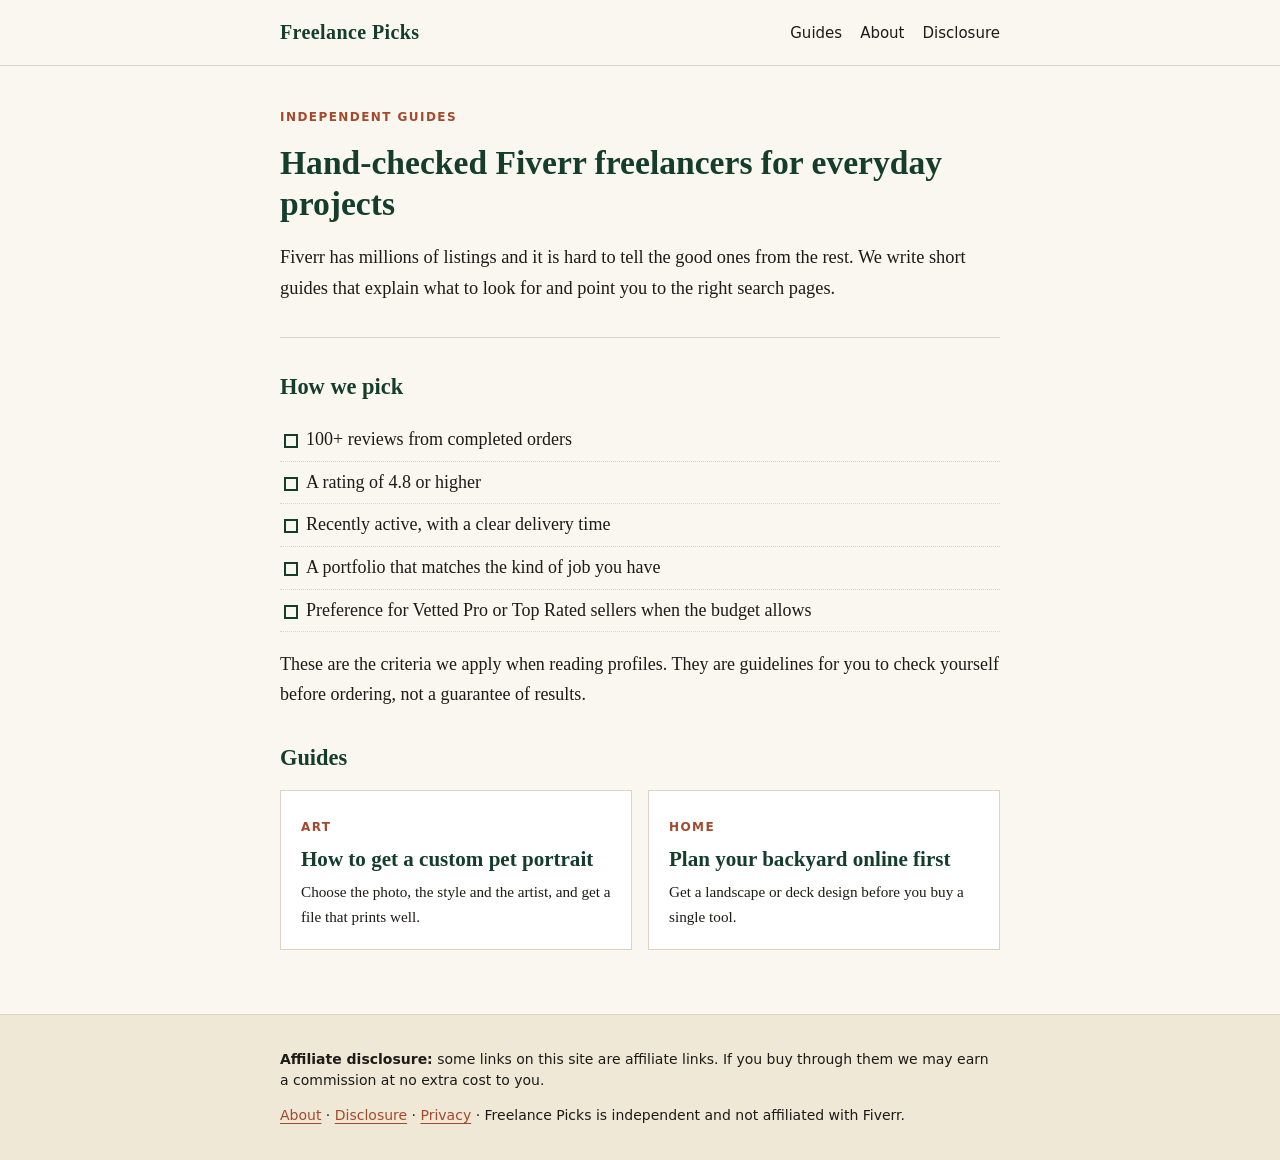
<file: index.html>
<!doctype html>
<html lang="en"><head><meta charset="utf-8"><meta name="viewport" content="width=device-width,initial-scale=1">
<title>Freelance Picks: Hand-checked Fiverr freelancers for everyday projects</title>
<meta name="description" content="Plain-English guides to finding good Fiverr freelancers for pet portraits, backyard design and other everyday projects.">
<link rel="canonical" href="https://vocedoro.github.io/freelance-picks/">
<meta property="og:type" content="website"><meta property="og:site_name" content="Freelance Picks">
<meta property="og:title" content="Freelance Picks: Hand-checked Fiverr freelancers for everyday projects"><meta property="og:description" content="Plain-English guides to finding good Fiverr freelancers for pet portraits, backyard design and other everyday projects."><meta property="og:url" content="https://vocedoro.github.io/freelance-picks/">
<meta name="twitter:card" content="summary">
<link rel="icon" href="data:image/svg+xml,%3Csvg xmlns='http://www.w3.org/2000/svg' viewBox='0 0 32 32'%3E%3Crect width='32' height='32' rx='6' fill='%23143d2b'/%3E%3Cpath d='M9 23V9h13v3H12.5v3H20v3h-7.500v5z' fill='%23f2e9d8'/%3E%3C/svg%3E">
<link rel="stylesheet" href="style.css">
</head><body>
<header class="site"><div class="wrap"><a class="brand" href="index.html">Freelance Picks</a>
<nav><a href="index.html#guides">Guides</a><a href="about.html">About</a><a href="disclosure.html">Disclosure</a></nav></div></header>
<main class="wrap">

<section class="hero"><p class="kicker">Independent guides</p><h1>Hand-checked Fiverr freelancers for everyday projects</h1>
<p class="lead">Fiverr has millions of listings and it is hard to tell the good ones from the rest. We write short guides that explain what to look for and point you to the right search pages.</p></section>
<section><h2>How we pick</h2>
<ul class="checks"><li>100+ reviews from completed orders</li><li>A rating of 4.8 or higher</li><li>Recently active, with a clear delivery time</li><li>A portfolio that matches the kind of job you have</li><li>Preference for Vetted Pro or Top Rated sellers when the budget allows</li></ul>
<p>These are the criteria we apply when reading profiles. They are guidelines for you to check yourself before ordering, not a guarantee of results.</p></section>
<section id="guides"><h2>Guides</h2><div class="cards">
<a class="card" href="guides/custom-pet-portrait.html"><span class="tag">Art</span><h3>How to get a custom pet portrait</h3><p>Choose the photo, the style and the artist, and get a file that prints well.</p></a>
<a class="card" href="guides/backyard-design-online.html"><span class="tag">Home</span><h3>Plan your backyard online first</h3><p>Get a landscape or deck design before you buy a single tool.</p></a>
</div></section>
</main>
<footer class="site"><div class="wrap">
<p><strong>Affiliate disclosure:</strong> some links on this site are affiliate links. If you buy through them we may earn a commission at no extra cost to you.</p>
<p><a href="about.html">About</a> &middot; <a href="disclosure.html">Disclosure</a> &middot; <a href="privacy.html">Privacy</a> &middot; Freelance Picks is independent and not affiliated with Fiverr.</p>
</div></footer></body></html>
</file>
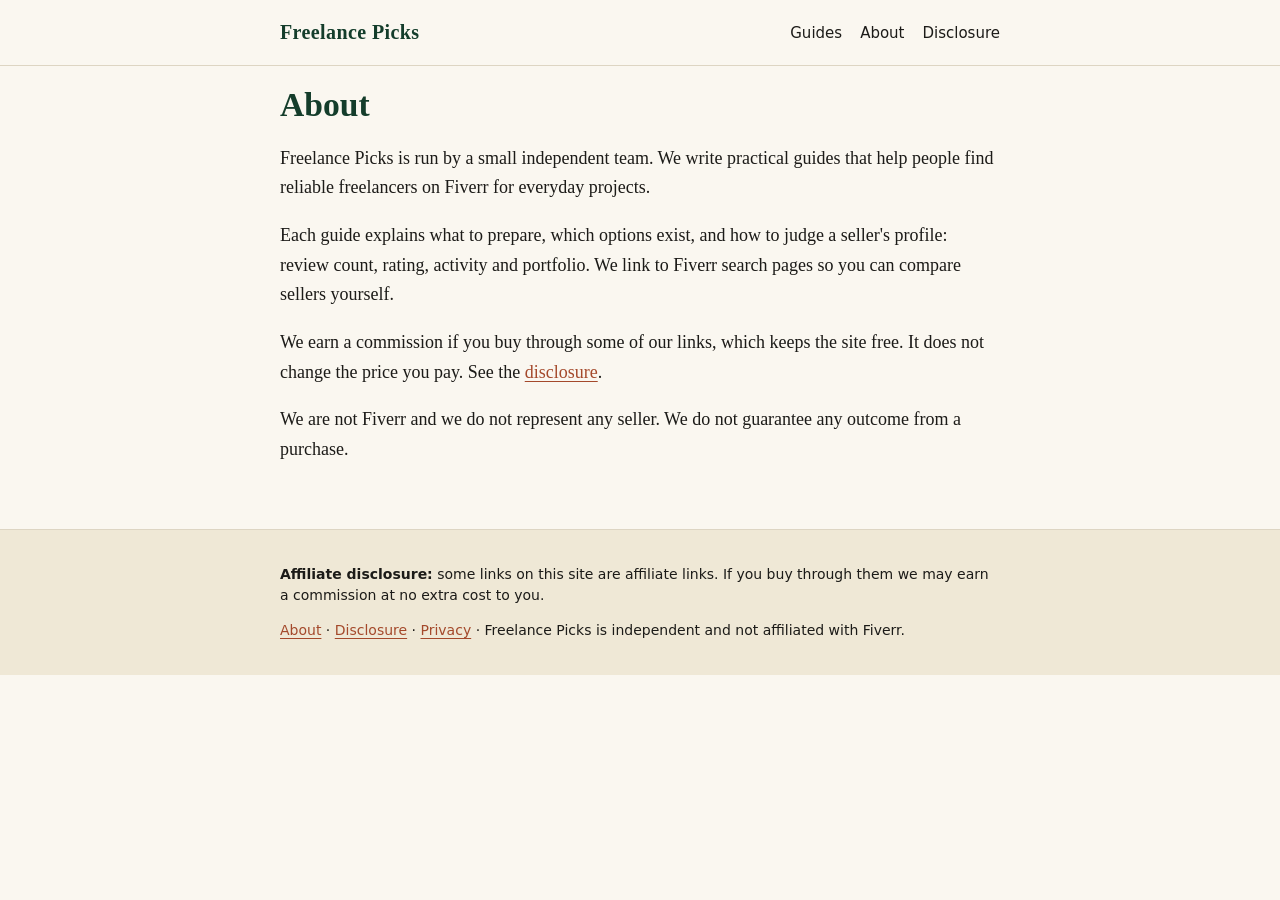
<file: about.html>
<!doctype html>
<html lang="en"><head><meta charset="utf-8"><meta name="viewport" content="width=device-width,initial-scale=1">
<title>About Freelance Picks</title>
<meta name="description" content="Freelance Picks is an independent small team that curates guides for finding good Fiverr freelancers.">
<link rel="canonical" href="https://vocedoro.github.io/freelance-picks/about.html">
<meta property="og:type" content="website"><meta property="og:site_name" content="Freelance Picks">
<meta property="og:title" content="About Freelance Picks"><meta property="og:description" content="Freelance Picks is an independent small team that curates guides for finding good Fiverr freelancers."><meta property="og:url" content="https://vocedoro.github.io/freelance-picks/about.html">
<meta name="twitter:card" content="summary">
<link rel="icon" href="data:image/svg+xml,%3Csvg xmlns='http://www.w3.org/2000/svg' viewBox='0 0 32 32'%3E%3Crect width='32' height='32' rx='6' fill='%23143d2b'/%3E%3Cpath d='M9 23V9h13v3H12.5v3H20v3h-7.500v5z' fill='%23f2e9d8'/%3E%3C/svg%3E">
<link rel="stylesheet" href="style.css">
</head><body>
<header class="site"><div class="wrap"><a class="brand" href="index.html">Freelance Picks</a>
<nav><a href="index.html#guides">Guides</a><a href="about.html">About</a><a href="disclosure.html">Disclosure</a></nav></div></header>
<main class="wrap">
<h1>About</h1>
<p>Freelance Picks is run by a small independent team. We write practical guides that help people find reliable freelancers on Fiverr for everyday projects.</p>
<p>Each guide explains what to prepare, which options exist, and how to judge a seller's profile: review count, rating, activity and portfolio. We link to Fiverr search pages so you can compare sellers yourself.</p>
<p>We earn a commission if you buy through some of our links, which keeps the site free. It does not change the price you pay. See the <a href="disclosure.html">disclosure</a>.</p>
<p>We are not Fiverr and we do not represent any seller. We do not guarantee any outcome from a purchase.</p>
</main>
<footer class="site"><div class="wrap">
<p><strong>Affiliate disclosure:</strong> some links on this site are affiliate links. If you buy through them we may earn a commission at no extra cost to you.</p>
<p><a href="about.html">About</a> &middot; <a href="disclosure.html">Disclosure</a> &middot; <a href="privacy.html">Privacy</a> &middot; Freelance Picks is independent and not affiliated with Fiverr.</p>
</div></footer></body></html>
</file>
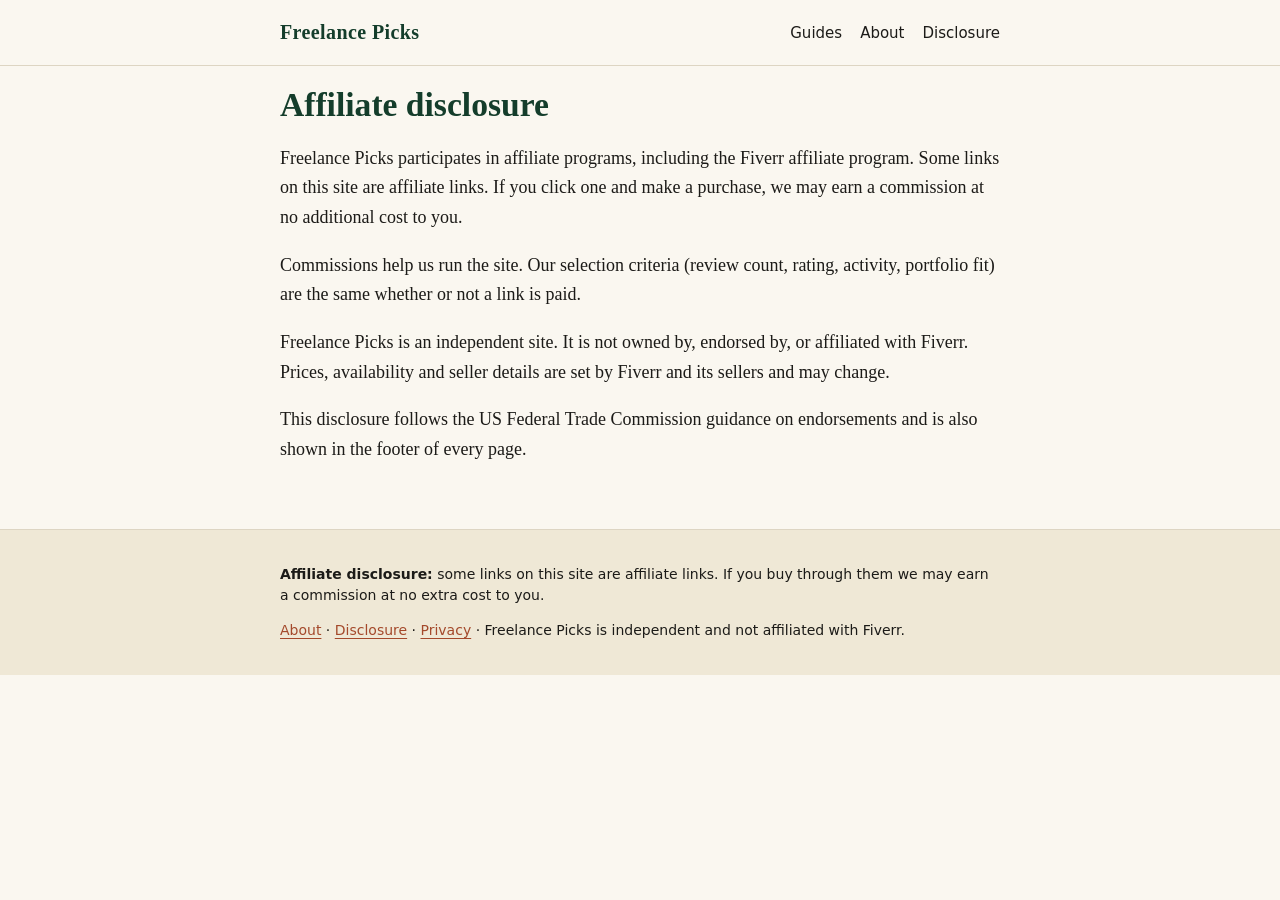
<file: disclosure.html>
<!doctype html>
<html lang="en"><head><meta charset="utf-8"><meta name="viewport" content="width=device-width,initial-scale=1">
<title>Affiliate Disclosure | Freelance Picks</title>
<meta name="description" content="How Freelance Picks earns money through affiliate links and what that means for you.">
<link rel="canonical" href="https://vocedoro.github.io/freelance-picks/disclosure.html">
<meta property="og:type" content="website"><meta property="og:site_name" content="Freelance Picks">
<meta property="og:title" content="Affiliate Disclosure | Freelance Picks"><meta property="og:description" content="How Freelance Picks earns money through affiliate links and what that means for you."><meta property="og:url" content="https://vocedoro.github.io/freelance-picks/disclosure.html">
<meta name="twitter:card" content="summary">
<link rel="icon" href="data:image/svg+xml,%3Csvg xmlns='http://www.w3.org/2000/svg' viewBox='0 0 32 32'%3E%3Crect width='32' height='32' rx='6' fill='%23143d2b'/%3E%3Cpath d='M9 23V9h13v3H12.5v3H20v3h-7.500v5z' fill='%23f2e9d8'/%3E%3C/svg%3E">
<link rel="stylesheet" href="style.css">
</head><body>
<header class="site"><div class="wrap"><a class="brand" href="index.html">Freelance Picks</a>
<nav><a href="index.html#guides">Guides</a><a href="about.html">About</a><a href="disclosure.html">Disclosure</a></nav></div></header>
<main class="wrap">
<h1>Affiliate disclosure</h1>
<p>Freelance Picks participates in affiliate programs, including the Fiverr affiliate program. Some links on this site are affiliate links. If you click one and make a purchase, we may earn a commission at no additional cost to you.</p>
<p>Commissions help us run the site. Our selection criteria (review count, rating, activity, portfolio fit) are the same whether or not a link is paid.</p>
<p>Freelance Picks is an independent site. It is not owned by, endorsed by, or affiliated with Fiverr. Prices, availability and seller details are set by Fiverr and its sellers and may change.</p>
<p>This disclosure follows the US Federal Trade Commission guidance on endorsements and is also shown in the footer of every page.</p>
</main>
<footer class="site"><div class="wrap">
<p><strong>Affiliate disclosure:</strong> some links on this site are affiliate links. If you buy through them we may earn a commission at no extra cost to you.</p>
<p><a href="about.html">About</a> &middot; <a href="disclosure.html">Disclosure</a> &middot; <a href="privacy.html">Privacy</a> &middot; Freelance Picks is independent and not affiliated with Fiverr.</p>
</div></footer></body></html>
</file>
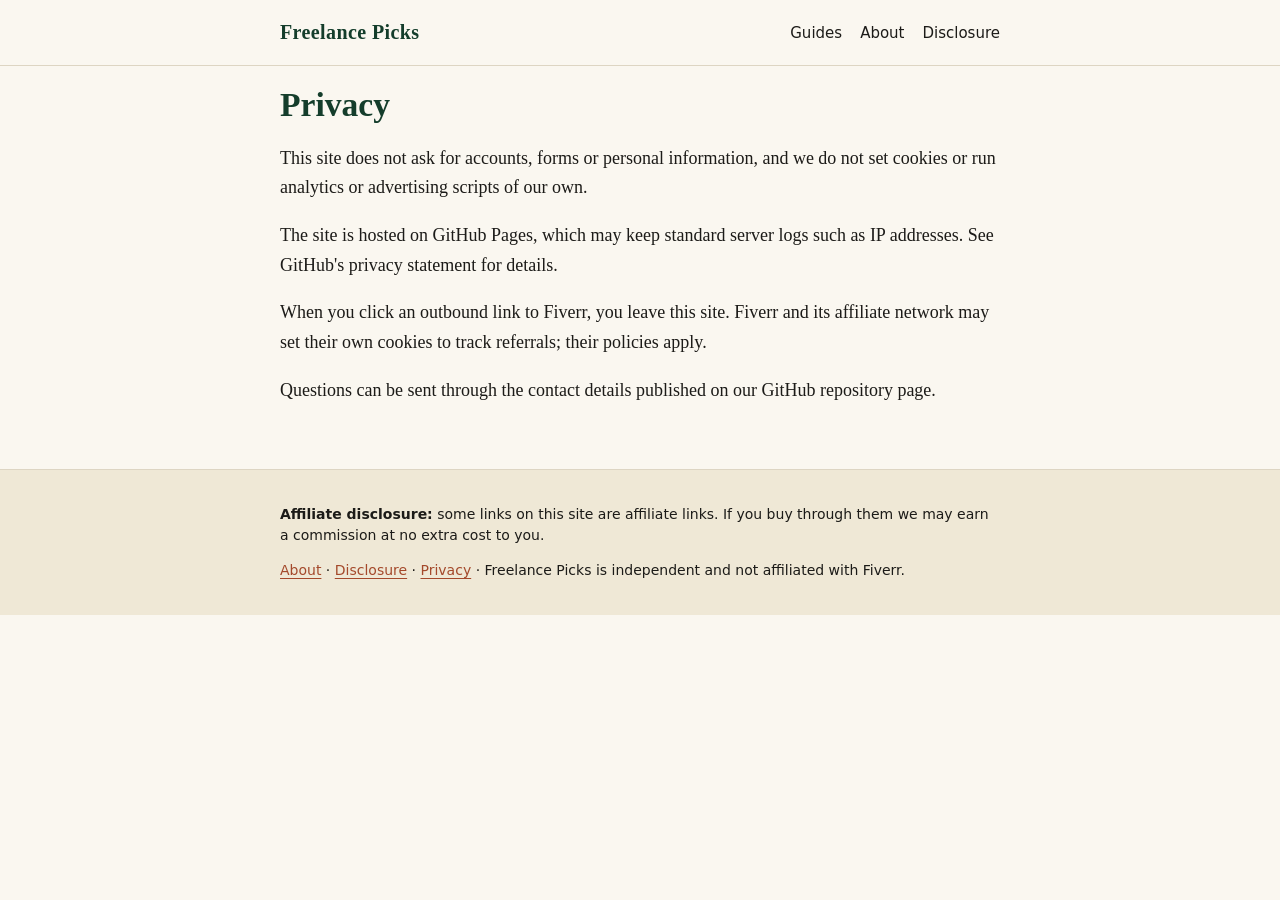
<file: privacy.html>
<!doctype html>
<html lang="en"><head><meta charset="utf-8"><meta name="viewport" content="width=device-width,initial-scale=1">
<title>Privacy Policy | Freelance Picks</title>
<meta name="description" content="Freelance Picks does not set tracking cookies and collects no personal data on this site.">
<link rel="canonical" href="https://vocedoro.github.io/freelance-picks/privacy.html">
<meta property="og:type" content="website"><meta property="og:site_name" content="Freelance Picks">
<meta property="og:title" content="Privacy Policy | Freelance Picks"><meta property="og:description" content="Freelance Picks does not set tracking cookies and collects no personal data on this site."><meta property="og:url" content="https://vocedoro.github.io/freelance-picks/privacy.html">
<meta name="twitter:card" content="summary">
<link rel="icon" href="data:image/svg+xml,%3Csvg xmlns='http://www.w3.org/2000/svg' viewBox='0 0 32 32'%3E%3Crect width='32' height='32' rx='6' fill='%23143d2b'/%3E%3Cpath d='M9 23V9h13v3H12.5v3H20v3h-7.500v5z' fill='%23f2e9d8'/%3E%3C/svg%3E">
<link rel="stylesheet" href="style.css">
</head><body>
<header class="site"><div class="wrap"><a class="brand" href="index.html">Freelance Picks</a>
<nav><a href="index.html#guides">Guides</a><a href="about.html">About</a><a href="disclosure.html">Disclosure</a></nav></div></header>
<main class="wrap">
<h1>Privacy</h1>
<p>This site does not ask for accounts, forms or personal information, and we do not set cookies or run analytics or advertising scripts of our own.</p>
<p>The site is hosted on GitHub Pages, which may keep standard server logs such as IP addresses. See GitHub's privacy statement for details.</p>
<p>When you click an outbound link to Fiverr, you leave this site. Fiverr and its affiliate network may set their own cookies to track referrals; their policies apply.</p>
<p>Questions can be sent through the contact details published on our GitHub repository page.</p>
</main>
<footer class="site"><div class="wrap">
<p><strong>Affiliate disclosure:</strong> some links on this site are affiliate links. If you buy through them we may earn a commission at no extra cost to you.</p>
<p><a href="about.html">About</a> &middot; <a href="disclosure.html">Disclosure</a> &middot; <a href="privacy.html">Privacy</a> &middot; Freelance Picks is independent and not affiliated with Fiverr.</p>
</div></footer></body></html>
</file>
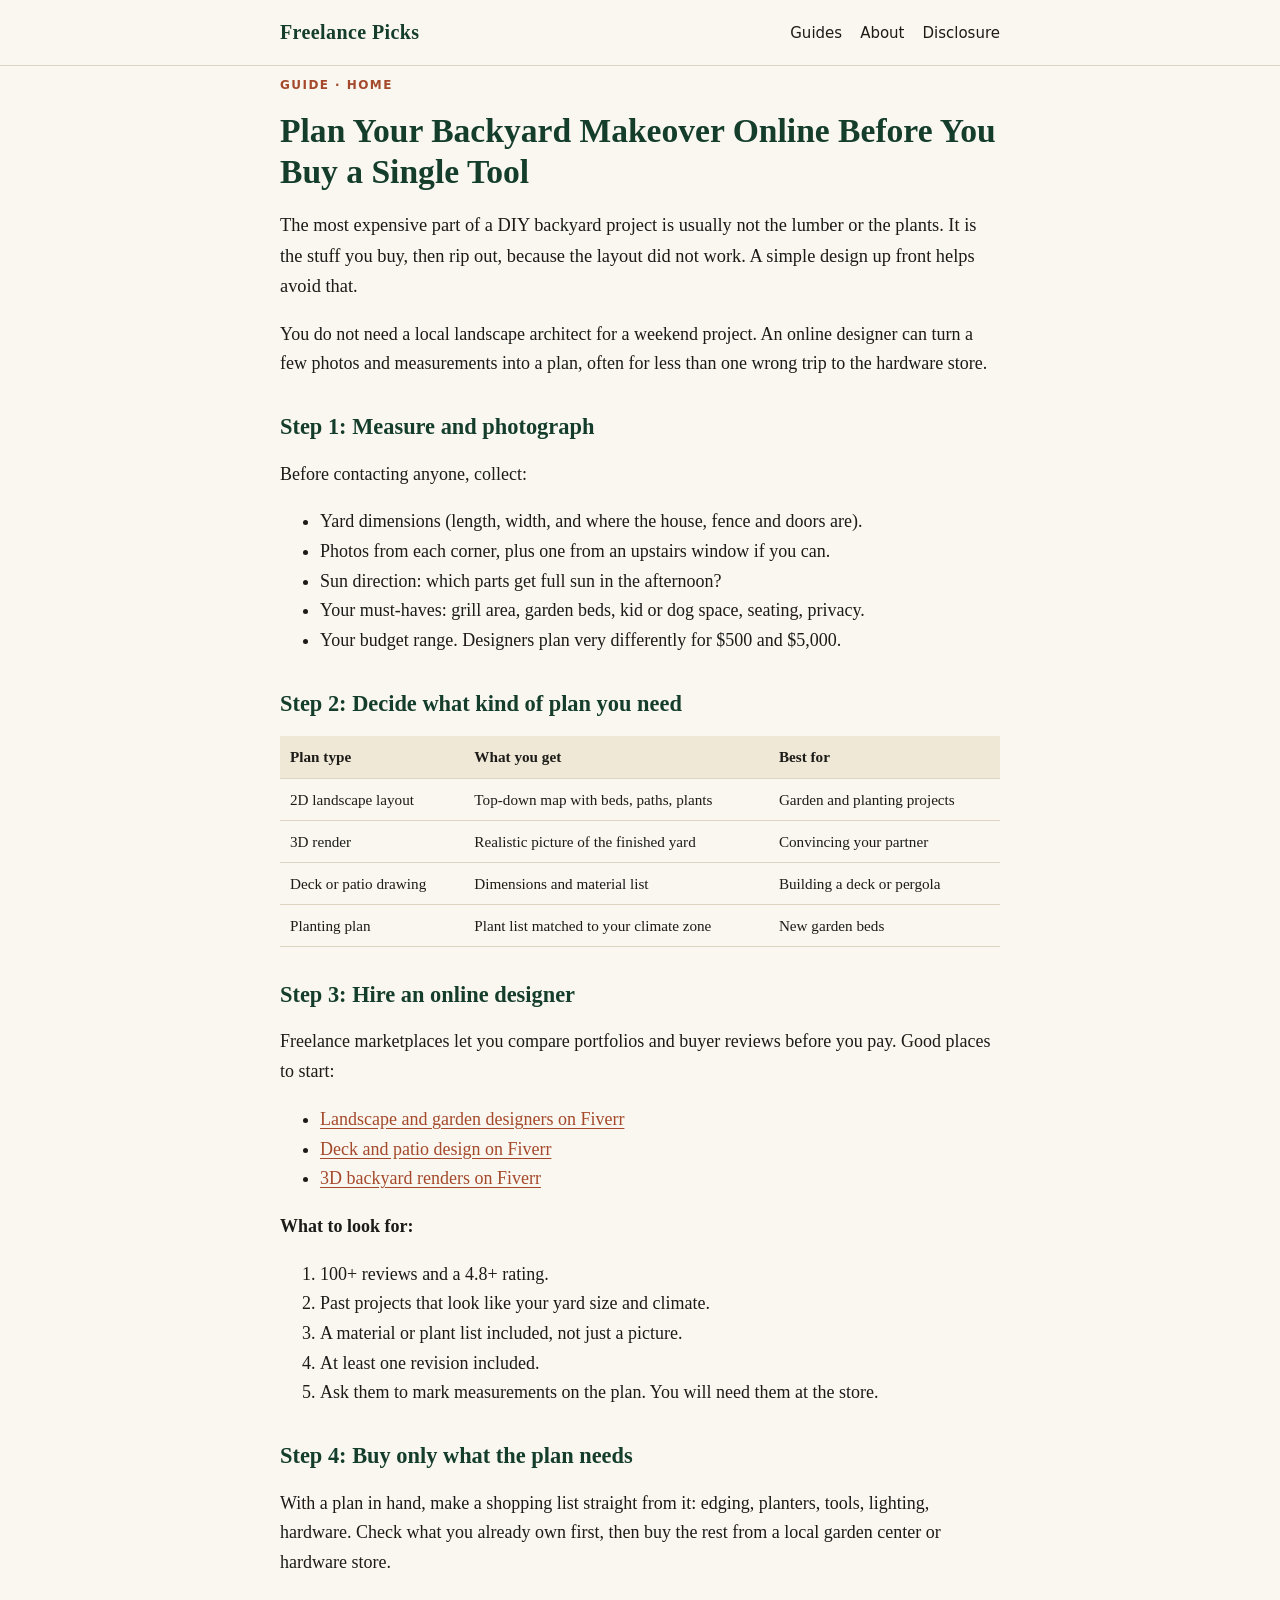
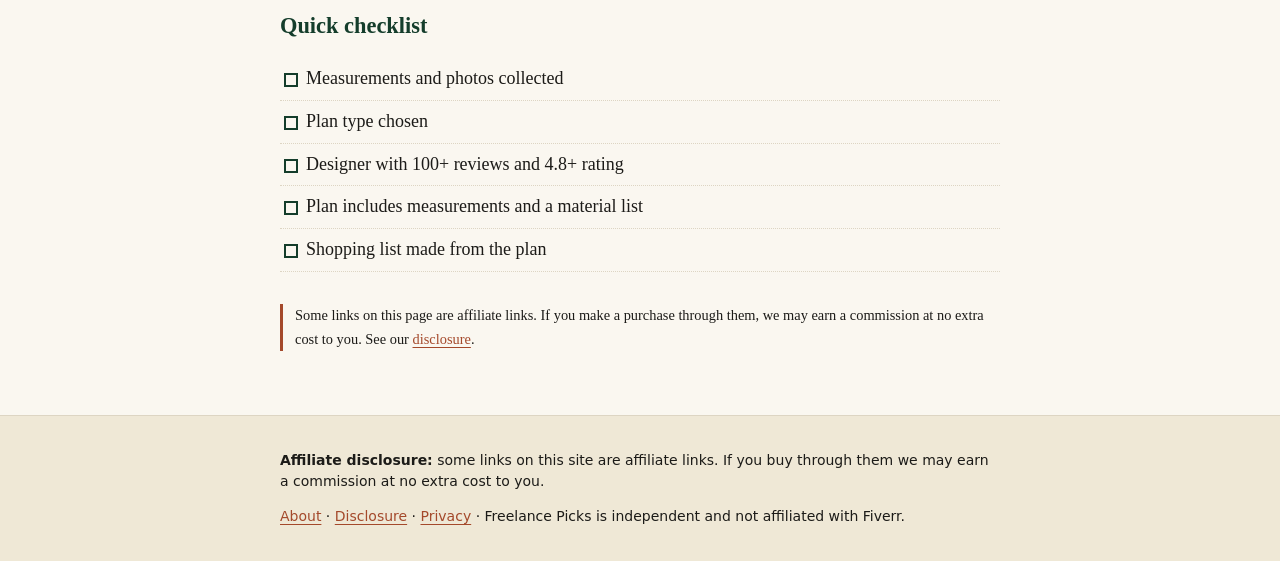
<file: guides/backyard-design-online.html>
<!doctype html>
<html lang="en"><head><meta charset="utf-8"><meta name="viewport" content="width=device-width,initial-scale=1">
<title>Backyard Design Online: Get a Plan Before You Buy Anything</title>
<meta name="description" content="Save money on your backyard project by getting a simple landscape or deck design online first, then buying only what you need.">
<link rel="canonical" href="https://vocedoro.github.io/freelance-picks/guides/backyard-design-online.html">
<meta property="og:type" content="website"><meta property="og:site_name" content="Freelance Picks">
<meta property="og:title" content="Backyard Design Online: Get a Plan Before You Buy Anything"><meta property="og:description" content="Save money on your backyard project by getting a simple landscape or deck design online first, then buying only what you need."><meta property="og:url" content="https://vocedoro.github.io/freelance-picks/guides/backyard-design-online.html">
<meta name="twitter:card" content="summary">
<link rel="icon" href="data:image/svg+xml,%3Csvg xmlns='http://www.w3.org/2000/svg' viewBox='0 0 32 32'%3E%3Crect width='32' height='32' rx='6' fill='%23143d2b'/%3E%3Cpath d='M9 23V9h13v3H12.5v3H20v3h-7.500v5z' fill='%23f2e9d8'/%3E%3C/svg%3E">
<link rel="stylesheet" href="../style.css">
</head><body>
<header class="site"><div class="wrap"><a class="brand" href="../index.html">Freelance Picks</a>
<nav><a href="../index.html#guides">Guides</a><a href="../about.html">About</a><a href="../disclosure.html">Disclosure</a></nav></div></header>
<main class="wrap">
<article>
<p class="kicker">Guide &middot; Home</p><h1>Plan Your Backyard Makeover Online Before You Buy a Single Tool</h1>
<p class="lead">The most expensive part of a DIY backyard project is usually not the lumber or the plants. It is the stuff you buy, then rip out, because the layout did not work. A simple design up front helps avoid that.</p>
<p>You do not need a local landscape architect for a weekend project. An online designer can turn a few photos and measurements into a plan, often for less than one wrong trip to the hardware store.</p>
<h2>Step 1: Measure and photograph</h2><p>Before contacting anyone, collect:</p>
<ul><li>Yard dimensions (length, width, and where the house, fence and doors are).</li><li>Photos from each corner, plus one from an upstairs window if you can.</li><li>Sun direction: which parts get full sun in the afternoon?</li><li>Your must-haves: grill area, garden beds, kid or dog space, seating, privacy.</li><li>Your budget range. Designers plan very differently for $500 and $5,000.</li></ul>
<h2>Step 2: Decide what kind of plan you need</h2>
<div class="tablewrap"><table><thead><tr><th>Plan type</th><th>What you get</th><th>Best for</th></tr></thead><tbody>
<tr><td>2D landscape layout</td><td>Top-down map with beds, paths, plants</td><td>Garden and planting projects</td></tr>
<tr><td>3D render</td><td>Realistic picture of the finished yard</td><td>Convincing your partner</td></tr>
<tr><td>Deck or patio drawing</td><td>Dimensions and material list</td><td>Building a deck or pergola</td></tr>
<tr><td>Planting plan</td><td>Plant list matched to your climate zone</td><td>New garden beds</td></tr></tbody></table></div>
<h2>Step 3: Hire an online designer</h2>
<p>Freelance marketplaces let you compare portfolios and buyer reviews before you pay. Good places to start:</p>
<ul><li><a href="https://www.fiverr.com/search/gigs?query=landscape%20design" data-fiverr="https://www.fiverr.com/search/gigs?query=landscape%20design" rel="sponsored noopener" target="_blank">Landscape and garden designers on Fiverr</a></li><li><a href="https://www.fiverr.com/search/gigs?query=deck%20design" data-fiverr="https://www.fiverr.com/search/gigs?query=deck%20design" rel="sponsored noopener" target="_blank">Deck and patio design on Fiverr</a></li><li><a href="https://www.fiverr.com/search/gigs?query=3d%20backyard%20design" data-fiverr="https://www.fiverr.com/search/gigs?query=3d%20backyard%20design" rel="sponsored noopener" target="_blank">3D backyard renders on Fiverr</a></li></ul>
<p><strong>What to look for:</strong></p>
<ol><li>100+ reviews and a 4.8+ rating.</li><li>Past projects that look like your yard size and climate.</li><li>A material or plant list included, not just a picture.</li><li>At least one revision included.</li><li>Ask them to mark measurements on the plan. You will need them at the store.</li></ol>
<h2>Step 4: Buy only what the plan needs</h2>
<p>With a plan in hand, make a shopping list straight from it: edging, planters, tools, lighting, hardware. Check what you already own first, then buy the rest from a local garden center or hardware store.</p>
<h2>Quick checklist</h2>
<ul class="checklist"><li>Measurements and photos collected</li><li>Plan type chosen</li><li>Designer with 100+ reviews and 4.8+ rating</li><li>Plan includes measurements and a material list</li><li>Shopping list made from the plan</li></ul>
<p class="note">Some links on this page are affiliate links. If you make a purchase through them, we may earn a commission at no extra cost to you. See our <a href="../disclosure.html">disclosure</a>.</p>
</article>
</main>
<footer class="site"><div class="wrap">
<p><strong>Affiliate disclosure:</strong> some links on this site are affiliate links. If you buy through them we may earn a commission at no extra cost to you.</p>
<p><a href="../about.html">About</a> &middot; <a href="../disclosure.html">Disclosure</a> &middot; <a href="../privacy.html">Privacy</a> &middot; Freelance Picks is independent and not affiliated with Fiverr.</p>
</div></footer></body></html>
</file>
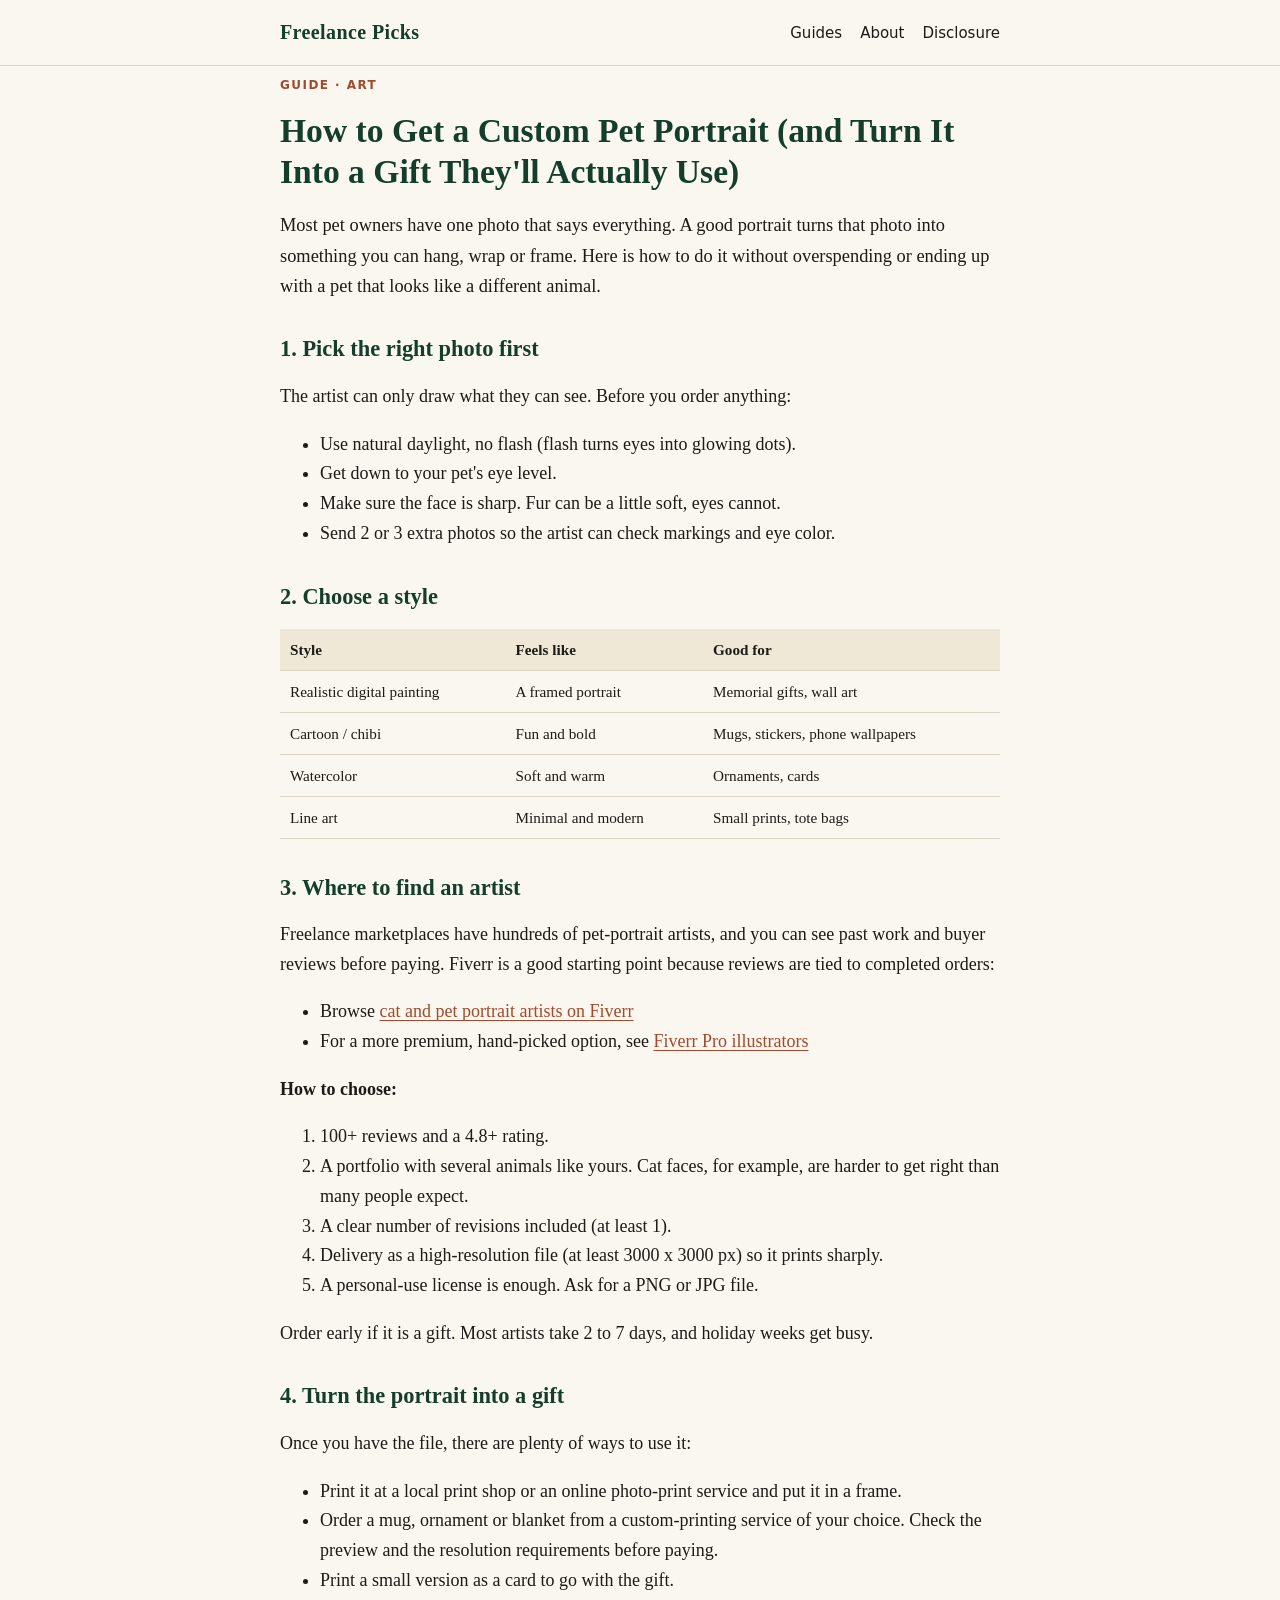
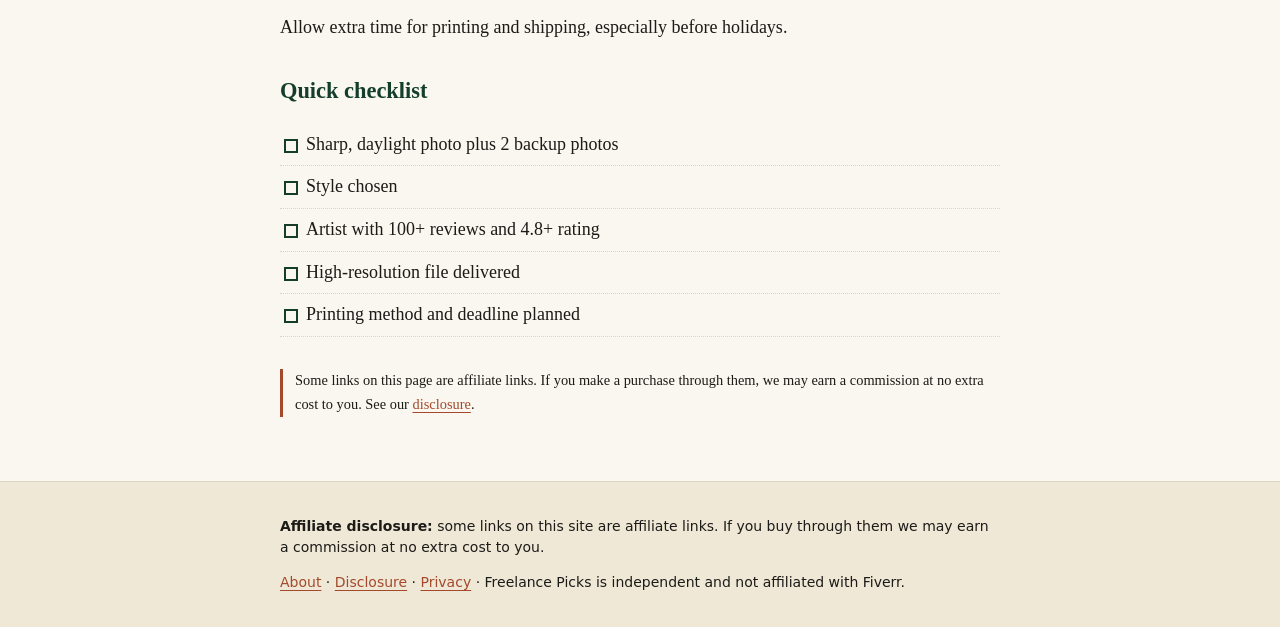
<file: guides/custom-pet-portrait.html>
<!doctype html>
<html lang="en"><head><meta charset="utf-8"><meta name="viewport" content="width=device-width,initial-scale=1">
<title>Custom Pet Portrait: How to Commission One on Fiverr</title>
<meta name="description" content="A simple guide to getting a hand-drawn or digital portrait of your pet, choosing the right artist, and printing it as a gift.">
<link rel="canonical" href="https://vocedoro.github.io/freelance-picks/guides/custom-pet-portrait.html">
<meta property="og:type" content="website"><meta property="og:site_name" content="Freelance Picks">
<meta property="og:title" content="Custom Pet Portrait: How to Commission One on Fiverr"><meta property="og:description" content="A simple guide to getting a hand-drawn or digital portrait of your pet, choosing the right artist, and printing it as a gift."><meta property="og:url" content="https://vocedoro.github.io/freelance-picks/guides/custom-pet-portrait.html">
<meta name="twitter:card" content="summary">
<link rel="icon" href="data:image/svg+xml,%3Csvg xmlns='http://www.w3.org/2000/svg' viewBox='0 0 32 32'%3E%3Crect width='32' height='32' rx='6' fill='%23143d2b'/%3E%3Cpath d='M9 23V9h13v3H12.5v3H20v3h-7.500v5z' fill='%23f2e9d8'/%3E%3C/svg%3E">
<link rel="stylesheet" href="../style.css">
</head><body>
<header class="site"><div class="wrap"><a class="brand" href="../index.html">Freelance Picks</a>
<nav><a href="../index.html#guides">Guides</a><a href="../about.html">About</a><a href="../disclosure.html">Disclosure</a></nav></div></header>
<main class="wrap">
<article>
<p class="kicker">Guide &middot; Art</p><h1>How to Get a Custom Pet Portrait (and Turn It Into a Gift They'll Actually Use)</h1>
<p class="lead">Most pet owners have one photo that says everything. A good portrait turns that photo into something you can hang, wrap or frame. Here is how to do it without overspending or ending up with a pet that looks like a different animal.</p>
<h2>1. Pick the right photo first</h2><p>The artist can only draw what they can see. Before you order anything:</p>
<ul><li>Use natural daylight, no flash (flash turns eyes into glowing dots).</li><li>Get down to your pet's eye level.</li><li>Make sure the face is sharp. Fur can be a little soft, eyes cannot.</li><li>Send 2 or 3 extra photos so the artist can check markings and eye color.</li></ul>
<h2>2. Choose a style</h2>
<div class="tablewrap"><table><thead><tr><th>Style</th><th>Feels like</th><th>Good for</th></tr></thead><tbody>
<tr><td>Realistic digital painting</td><td>A framed portrait</td><td>Memorial gifts, wall art</td></tr>
<tr><td>Cartoon / chibi</td><td>Fun and bold</td><td>Mugs, stickers, phone wallpapers</td></tr>
<tr><td>Watercolor</td><td>Soft and warm</td><td>Ornaments, cards</td></tr>
<tr><td>Line art</td><td>Minimal and modern</td><td>Small prints, tote bags</td></tr></tbody></table></div>
<h2>3. Where to find an artist</h2>
<p>Freelance marketplaces have hundreds of pet-portrait artists, and you can see past work and buyer reviews before paying. Fiverr is a good starting point because reviews are tied to completed orders:</p>
<ul><li>Browse <a href="https://www.fiverr.com/search/gigs?query=cat%20portrait" data-fiverr="https://www.fiverr.com/search/gigs?query=cat%20portrait" rel="sponsored noopener" target="_blank">cat and pet portrait artists on Fiverr</a></li>
<li>For a more premium, hand-picked option, see <a href="https://pro.fiverr.com/search/gigs?query=pet%20portrait" data-fiverr="https://pro.fiverr.com/search/gigs?query=pet%20portrait" rel="sponsored noopener" target="_blank">Fiverr Pro illustrators</a></li></ul>
<p><strong>How to choose:</strong></p>
<ol><li>100+ reviews and a 4.8+ rating.</li><li>A portfolio with several animals like yours. Cat faces, for example, are harder to get right than many people expect.</li><li>A clear number of revisions included (at least 1).</li><li>Delivery as a high-resolution file (at least 3000 x 3000 px) so it prints sharply.</li><li>A personal-use license is enough. Ask for a PNG or JPG file.</li></ol>
<p>Order early if it is a gift. Most artists take 2 to 7 days, and holiday weeks get busy.</p>
<h2>4. Turn the portrait into a gift</h2>
<p>Once you have the file, there are plenty of ways to use it:</p>
<ul><li>Print it at a local print shop or an online photo-print service and put it in a frame.</li><li>Order a mug, ornament or blanket from a custom-printing service of your choice. Check the preview and the resolution requirements before paying.</li><li>Print a small version as a card to go with the gift.</li></ul>
<p>Allow extra time for printing and shipping, especially before holidays.</p>
<h2>Quick checklist</h2>
<ul class="checklist"><li>Sharp, daylight photo plus 2 backup photos</li><li>Style chosen</li><li>Artist with 100+ reviews and 4.8+ rating</li><li>High-resolution file delivered</li><li>Printing method and deadline planned</li></ul>
<p class="note">Some links on this page are affiliate links. If you make a purchase through them, we may earn a commission at no extra cost to you. See our <a href="../disclosure.html">disclosure</a>.</p>
</article>
</main>
<footer class="site"><div class="wrap">
<p><strong>Affiliate disclosure:</strong> some links on this site are affiliate links. If you buy through them we may earn a commission at no extra cost to you.</p>
<p><a href="../about.html">About</a> &middot; <a href="../disclosure.html">Disclosure</a> &middot; <a href="../privacy.html">Privacy</a> &middot; Freelance Picks is independent and not affiliated with Fiverr.</p>
</div></footer></body></html>
</file>
<file: style.css>
:root{--ink:#1c1b18;--bg:#faf7f0;--green:#143d2b;--line:#ddd5c3;--accent:#a4492b}
*{box-sizing:border-box}body{margin:0;background:var(--bg);color:var(--ink);font:18px/1.65 Georgia,'Times New Roman',serif}
.wrap{max-width:760px;margin:0 auto;padding:0 20px}
a{color:var(--accent);text-underline-offset:3px}
header.site{border-bottom:1px solid var(--line)}header.site .wrap{display:flex;justify-content:space-between;align-items:center;flex-wrap:wrap;padding-top:16px;padding-bottom:16px;gap:8px}
.brand{font-weight:700;font-size:1.25rem;color:var(--green);text-decoration:none;letter-spacing:.02em}
nav a{margin-left:18px;font:15px system-ui,sans-serif;color:var(--ink);text-decoration:none}nav a:hover{color:var(--accent)}
h1,h2,h3{line-height:1.2;color:var(--green)}h1{font-size:2.1rem;margin:1.2rem 0 .8rem}h2{font-size:1.4rem;margin-top:2.2rem}
.kicker,.tag{font:600 12px system-ui,sans-serif;text-transform:uppercase;letter-spacing:.12em;color:var(--accent)}
.hero{padding:2rem 0 1rem;border-bottom:1px solid var(--line)}.lead{font-size:1.15rem}
.checks,.checklist{padding-left:0;list-style:none}.checks li,.checklist li{padding:6px 0 6px 26px;border-bottom:1px dotted var(--line);position:relative}
.checks li:before,.checklist li:before{content:"";position:absolute;left:4px;top:15px;width:10px;height:10px;border:2px solid var(--green)}
.cards{display:grid;gap:16px;grid-template-columns:1fr 1fr}
.card{display:block;padding:20px;border:1px solid var(--line);background:#fff;color:var(--ink);text-decoration:none}.card:hover{border-color:var(--green)}
.card h3{margin:.4rem 0}.card p{margin:0;font-size:.95rem}
.tablewrap{overflow-x:auto}table{border-collapse:collapse;width:100%;font-size:.95rem}th,td{border-bottom:1px solid var(--line);padding:8px 10px;text-align:left}th{background:#efe8d6}
.note{font-size:.9rem;border-left:3px solid var(--accent);padding-left:12px;margin-top:2rem}
footer.site{margin-top:4rem;border-top:1px solid var(--line);background:#efe8d6;font:14px/1.5 system-ui,sans-serif;padding:20px 0}
@media(max-width:600px){.cards{grid-template-columns:1fr}body{font-size:17px}h1{font-size:1.7rem}}
</file>
